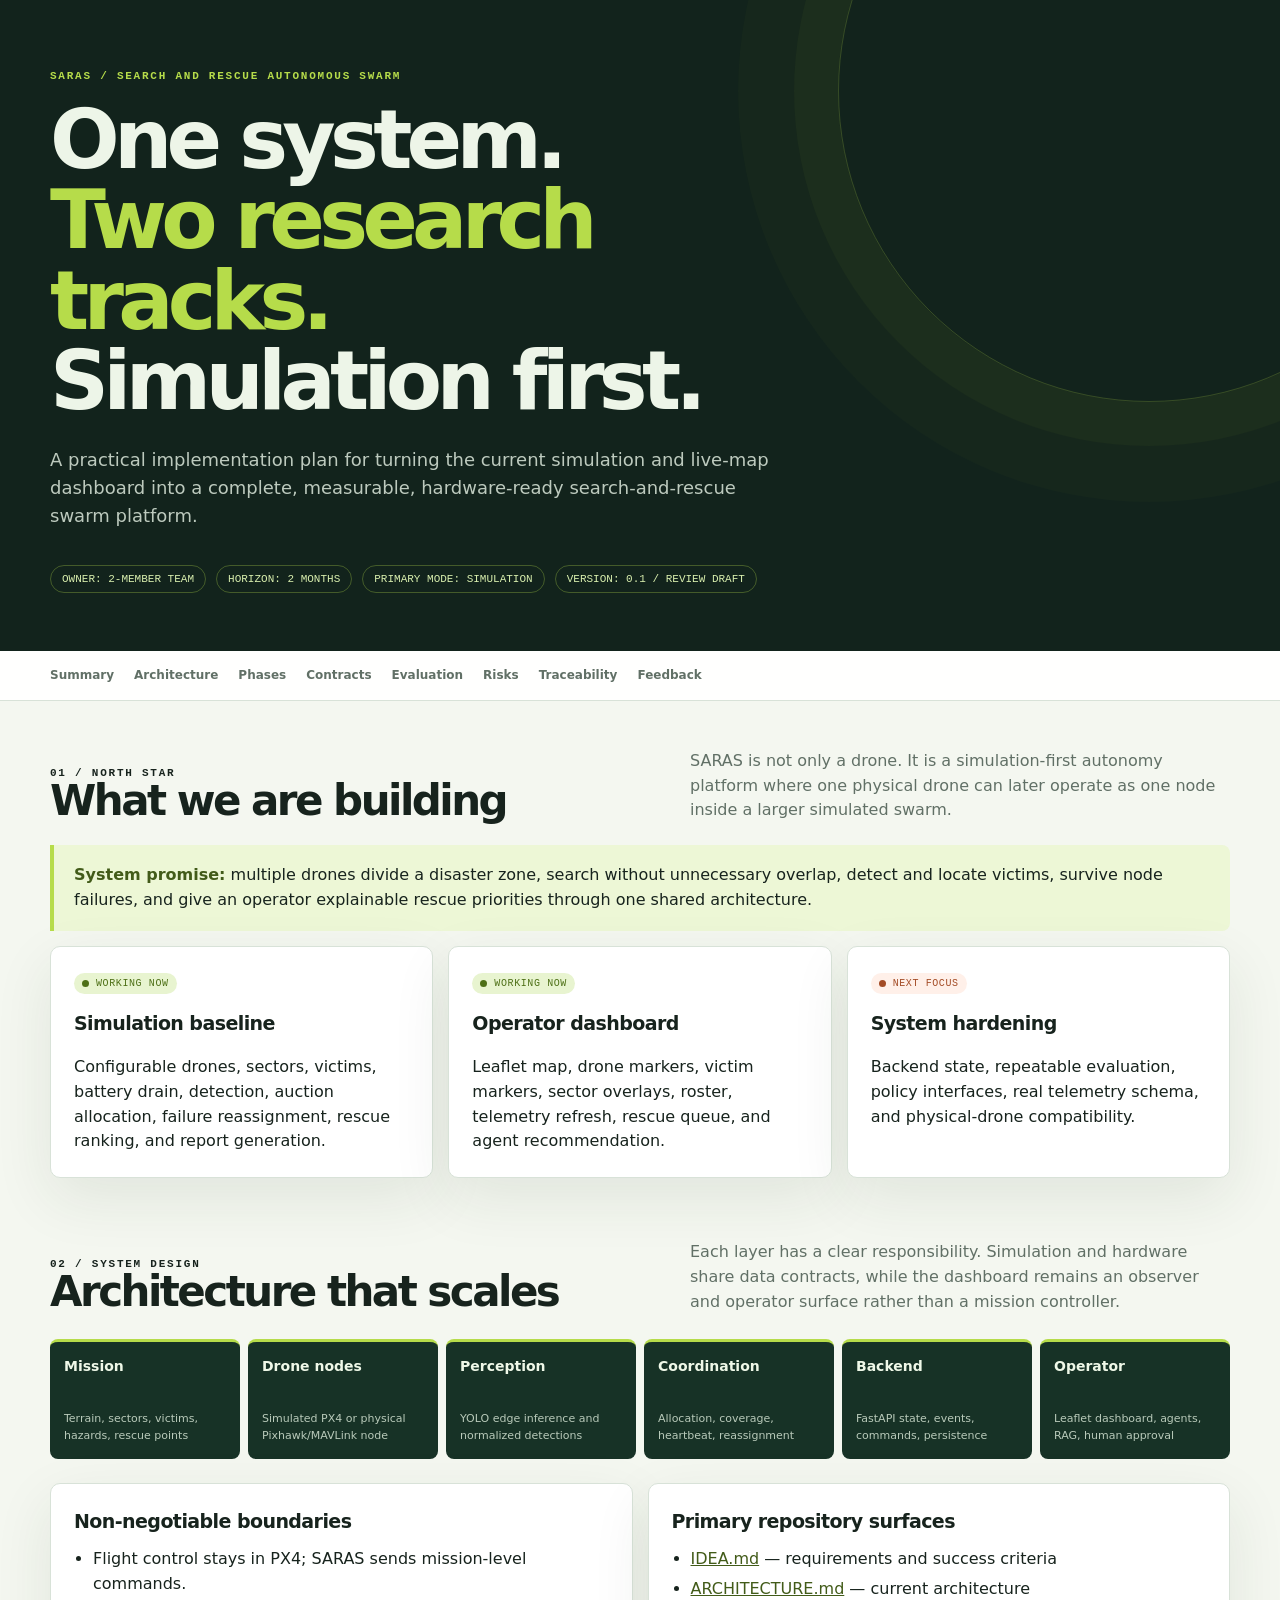
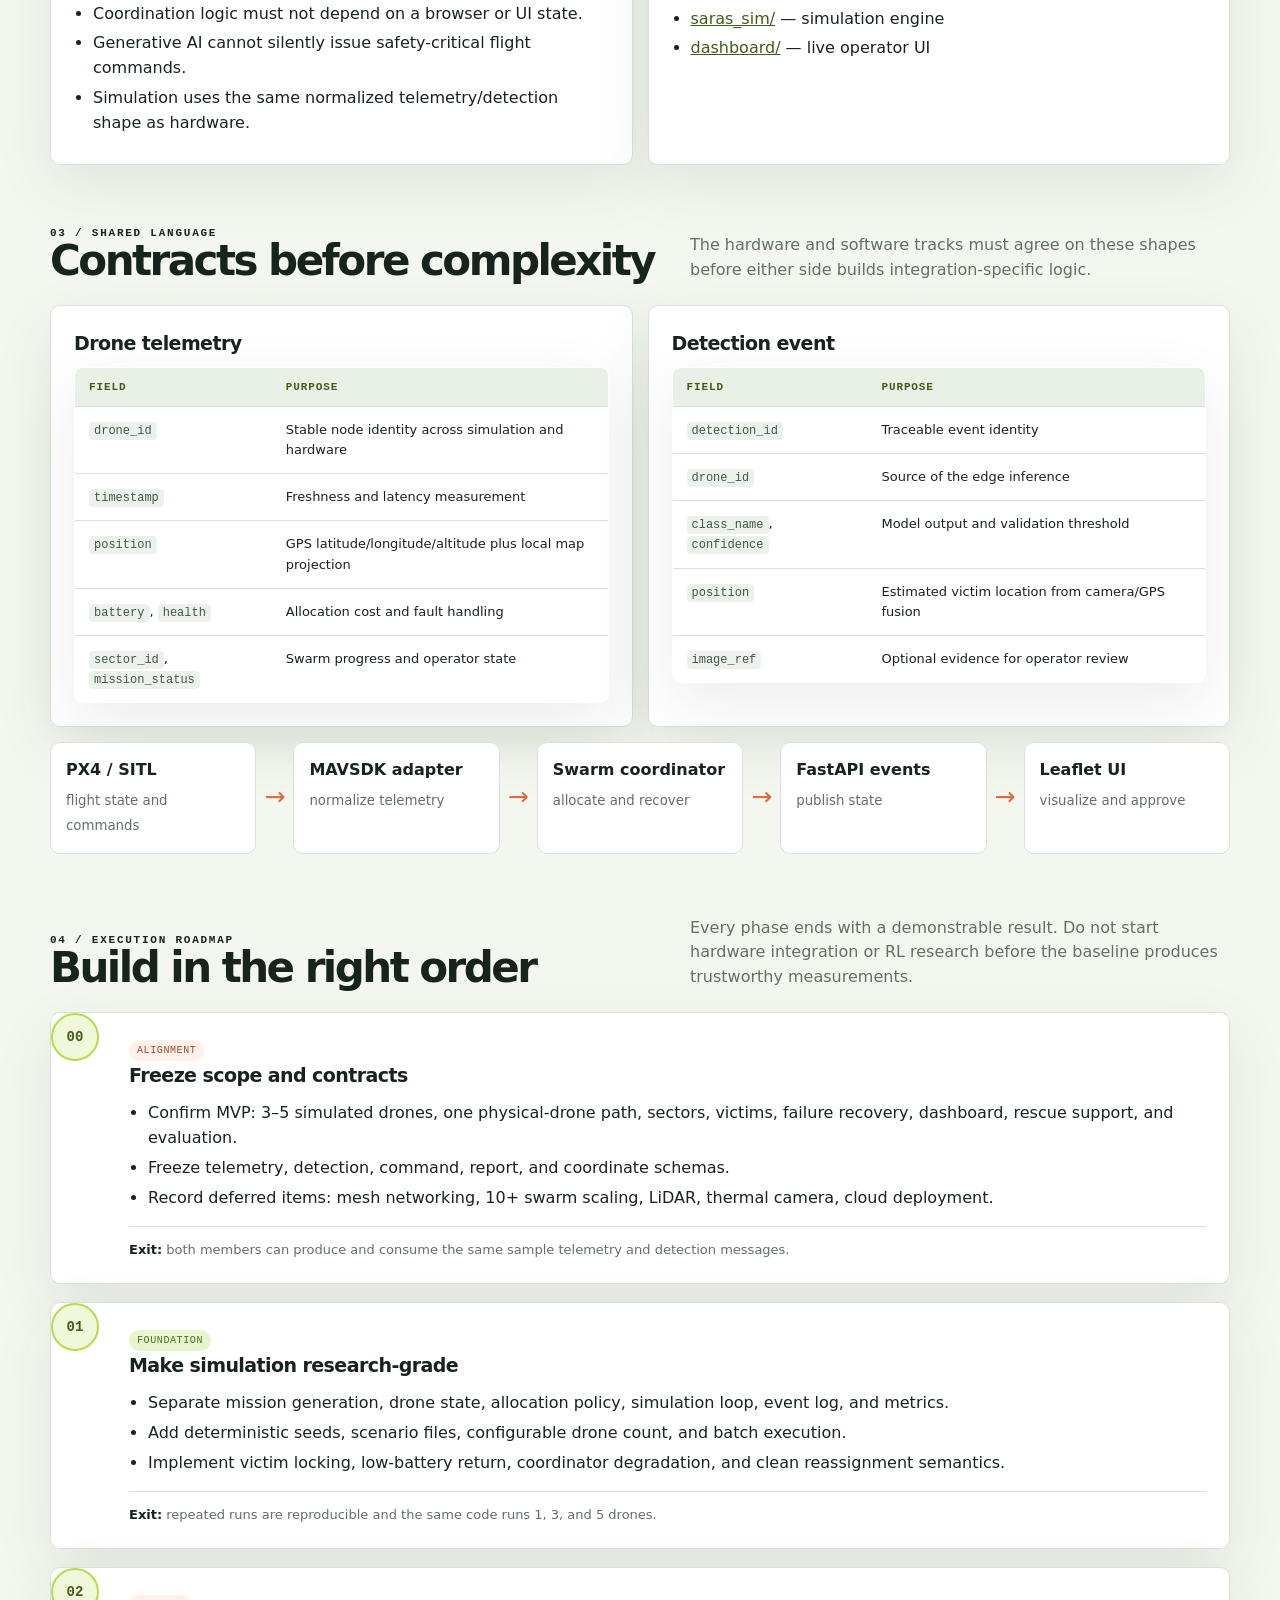
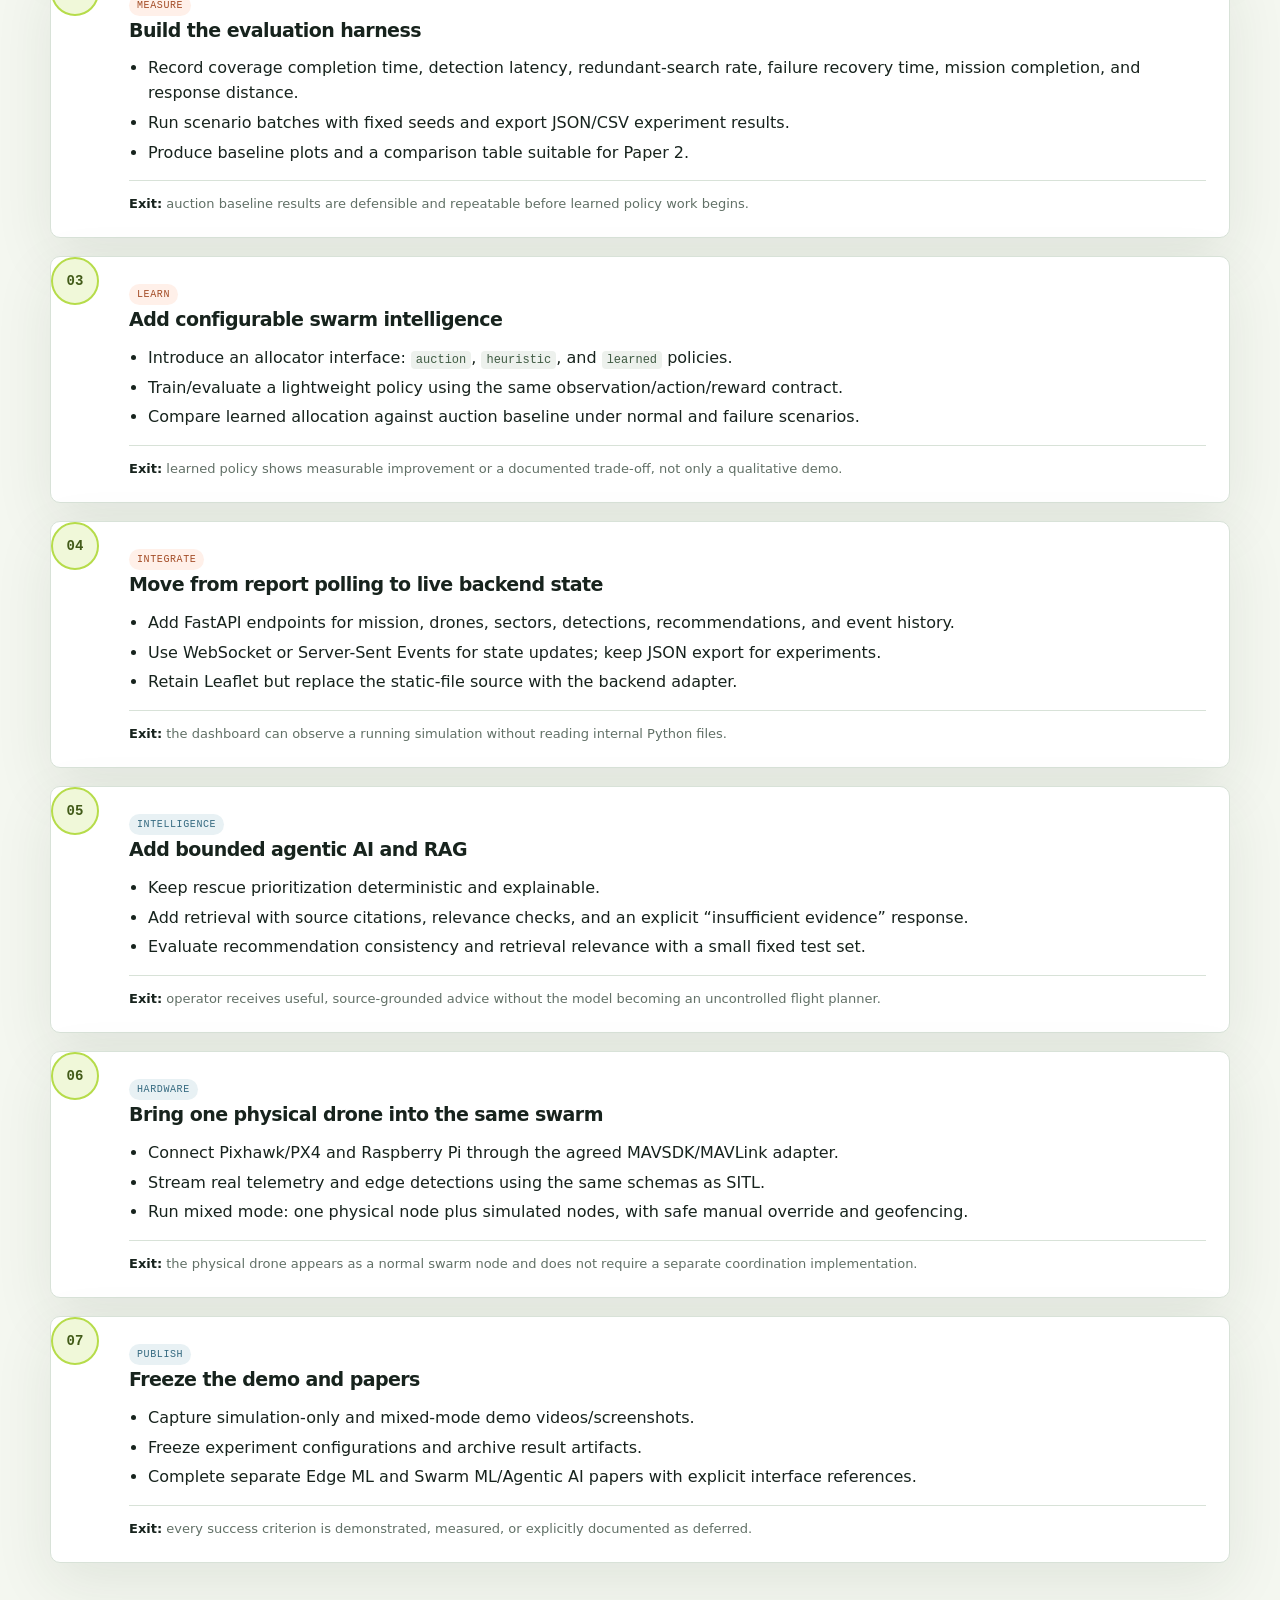
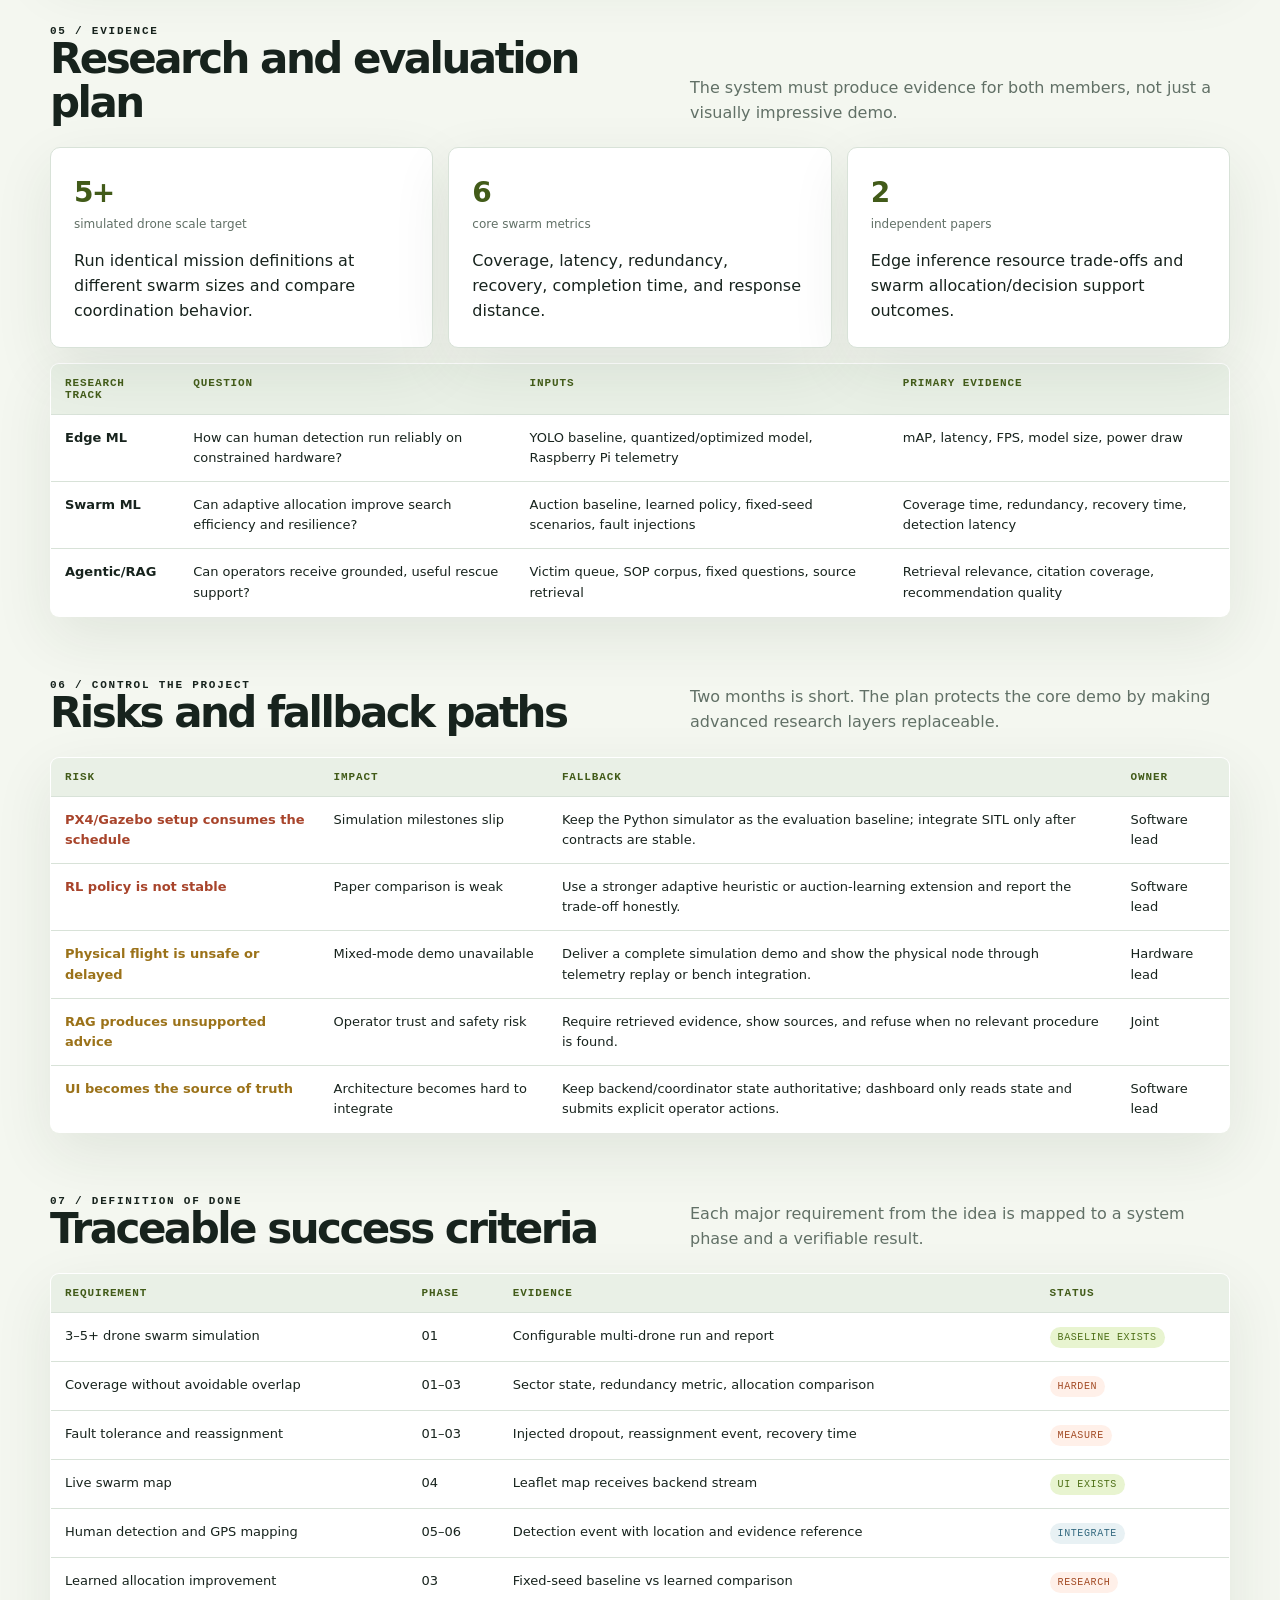
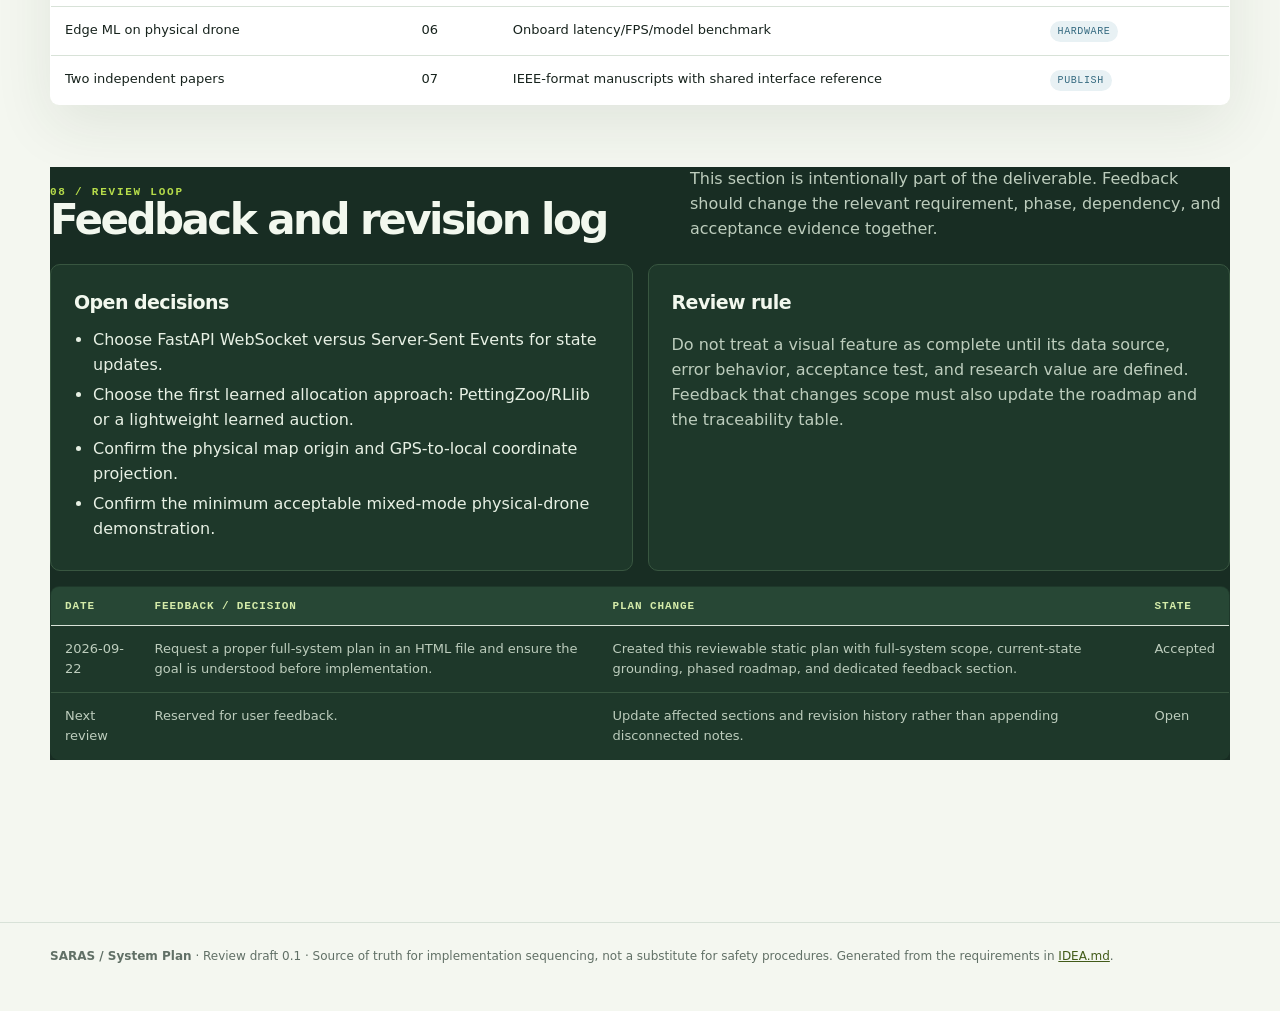
<file: projectcode/docs/SARAS_SYSTEM_PLAN.html>
<!doctype html>
<html lang="en">
<head>
  <meta charset="utf-8">
  <meta name="viewport" content="width=device-width, initial-scale=1">
  <title>SARAS // System Plan</title>
  <style>
    :root {
      --ink: #17231d;
      --muted: #617066;
      --paper: #f4f7f0;
      --card: #ffffff;
      --line: #d8e2d8;
      --lime: #b6dc4a;
      --lime-dark: #425b19;
      --orange: #db6c3a;
      --blue: #3e7790;
      --shadow: 0 20px 60px rgba(31, 59, 35, .09);
      --sans: Inter, ui-sans-serif, system-ui, -apple-system, BlinkMacSystemFont, "Segoe UI", sans-serif;
      --mono: "SFMono-Regular", Consolas, "Liberation Mono", monospace;
    }
    * { box-sizing: border-box; }
    html { scroll-behavior: smooth; }
    body { margin: 0; color: var(--ink); background: var(--paper); font-family: var(--sans); line-height: 1.55; }
    a { color: var(--lime-dark); }
    .wrap { width: min(1180px, calc(100% - 44px)); margin: auto; }
    .hero { background: #12231c; color: #edf5e8; padding: 70px 0 58px; position: relative; overflow: hidden; }
    .hero:after { content: ""; position: absolute; width: 620px; height: 620px; right: -180px; top: -220px; border: 1px solid #b6dc4a39; border-radius: 50%; box-shadow: 0 0 0 44px #b6dc4a09, 0 0 0 100px #b6dc4a05; }
    .kicker, .eyebrow { font: 700 11px var(--mono); letter-spacing: .16em; text-transform: uppercase; }
    .kicker { color: var(--lime); margin-bottom: 18px; }
    h1 { margin: 0; max-width: 760px; font-size: clamp(40px, 7vw, 82px); line-height: .98; letter-spacing: -.07em; }
    h1 span { color: var(--lime); }
    .hero p { max-width: 740px; color: #bdcabe; font-size: 18px; margin: 25px 0 0; }
    .hero-meta { display: flex; flex-wrap: wrap; gap: 10px; margin-top: 35px; }
    .tag { border: 1px solid #b6dc4a4d; color: #d9efae; border-radius: 99px; padding: 7px 11px; font: 11px var(--mono); }
    nav { position: sticky; z-index: 5; top: 0; background: #ffffffed; border-bottom: 1px solid var(--line); backdrop-filter: blur(14px); }
    nav .wrap { display: flex; gap: 20px; overflow-x: auto; }
    nav a { padding: 15px 0; white-space: nowrap; color: var(--muted); text-decoration: none; font-size: 12px; font-weight: 700; }
    nav a:hover { color: var(--lime-dark); }
    main { padding: 48px 0 100px; }
    section { scroll-margin-top: 70px; margin: 0 0 62px; }
    .section-head { display: flex; justify-content: space-between; align-items: end; gap: 20px; margin-bottom: 22px; }
    h2 { font-size: clamp(26px, 4vw, 42px); line-height: 1.05; letter-spacing: -.06em; margin: 0; }
    h3 { margin: 0 0 9px; font-size: 19px; letter-spacing: -.03em; }
    .section-head p { margin: 0; max-width: 540px; color: var(--muted); }
    .grid { display: grid; gap: 15px; }
    .grid-2 { grid-template-columns: repeat(2, minmax(0, 1fr)); }
    .grid-3 { grid-template-columns: repeat(3, minmax(0, 1fr)); }
    .card { background: var(--card); border: 1px solid var(--line); border-radius: 10px; padding: 23px; box-shadow: var(--shadow); }
    .card p:last-child { margin-bottom: 0; }
    .callout { border-left: 4px solid var(--lime); background: #edf7d6; padding: 18px 20px; border-radius: 0 8px 8px 0; }
    .callout strong { color: var(--lime-dark); }
    .status { display: inline-flex; align-items: center; gap: 7px; padding: 5px 8px; border-radius: 99px; font: 10px var(--mono); text-transform: uppercase; letter-spacing: .06em; }
    .status.done { background: #e8f4d0; color: #4e7017; }
    .status.next { background: #fff0e9; color: #a34b25; }
    .status.future { background: #e8f1f4; color: #356a80; }
    .dot { display: inline-block; width: 7px; height: 7px; border-radius: 50%; background: currentColor; }
    .architecture { display: grid; grid-template-columns: repeat(6, 1fr); gap: 8px; margin: 24px 0; }
    .arch-box { min-height: 120px; display: flex; flex-direction: column; justify-content: space-between; background: #173226; color: #eff8e8; border-radius: 8px; padding: 14px; border-top: 3px solid var(--lime); }
    .arch-box b { font-size: 14px; }
    .arch-box span { color: #b9caba; font-size: 11px; }
    .arrow { align-self: center; color: var(--orange); font-size: 25px; }
    .flow { display: flex; align-items: stretch; gap: 8px; }
    .flow .card { flex: 1; padding: 15px; box-shadow: none; }
    .flow strong { display: block; margin-bottom: 5px; }
    .flow small { color: var(--muted); }
    .phase { position: relative; padding-left: 78px; }
    .phase-number { position: absolute; left: 0; top: 0; width: 48px; height: 48px; border: 2px solid var(--lime); border-radius: 50%; display: grid; place-items: center; font: 700 14px var(--mono); color: var(--lime-dark); background: #f0f8d9; }
    .phase + .phase { margin-top: 18px; }
    .phase ul, .card ul { margin: 11px 0 0; padding-left: 19px; }
    .phase li, .card li { margin: 5px 0; }
    .exit { margin-top: 15px; padding-top: 13px; border-top: 1px solid var(--line); color: var(--muted); font-size: 13px; }
    .exit b { color: var(--ink); }
    table { width: 100%; border-collapse: collapse; background: var(--card); border: 1px solid var(--line); border-radius: 9px; overflow: hidden; box-shadow: var(--shadow); }
    th, td { padding: 13px 14px; border-bottom: 1px solid var(--line); text-align: left; vertical-align: top; font-size: 13px; }
    th { background: #e9f0e6; color: var(--lime-dark); font: 700 11px var(--mono); text-transform: uppercase; letter-spacing: .08em; }
    tr:last-child td { border-bottom: 0; }
    code { padding: 2px 5px; border-radius: 4px; background: #edf1ed; color: #3f5b43; font: 12px var(--mono); }
    .metric { font-size: 28px; font-weight: 800; letter-spacing: -.06em; color: var(--lime-dark); }
    .metric-label { color: var(--muted); font-size: 12px; }
    .risk-high { color: #a8442b; font-weight: 700; }
    .risk-med { color: #9b7219; font-weight: 700; }
    .feedback { background: #182d23; color: #e7f0e4; }
    .feedback h2, .feedback h3 { color: #f2f8ee; }
    .feedback p, .feedback td { color: #bdcdbd; }
    .feedback table { background: #1e382a; border-color: #385640; box-shadow: none; }
    .feedback th { background: #274735; color: #d4eba9; }
    .feedback td { border-color: #385640; }
    footer { border-top: 1px solid var(--line); padding: 24px 0 45px; color: var(--muted); font-size: 12px; }
    @media (max-width: 820px) { .grid-2, .grid-3 { grid-template-columns: 1fr; } .architecture { grid-template-columns: repeat(2, 1fr); } .flow { flex-direction: column; } .arrow { transform: rotate(90deg); } .section-head { display: block; } .section-head p { margin-top: 12px; } .phase { padding-left: 62px; } }
    @media (max-width: 520px) { .wrap { width: min(100% - 28px, 1180px); } .hero { padding-top: 45px; } .architecture { grid-template-columns: 1fr; } th, td { padding: 10px; font-size: 12px; } }
  </style>
</head>
<body>
  <header class="hero">
    <div class="wrap">
      <div class="kicker">SARAS / SEARCH AND RESCUE AUTONOMOUS SWARM</div>
      <h1>One system.<br><span>Two research tracks.</span><br>Simulation first.</h1>
      <p>A practical implementation plan for turning the current simulation and live-map dashboard into a complete, measurable, hardware-ready search-and-rescue swarm platform.</p>
      <div class="hero-meta">
        <span class="tag">OWNER: 2-MEMBER TEAM</span>
        <span class="tag">HORIZON: 2 MONTHS</span>
        <span class="tag">PRIMARY MODE: SIMULATION</span>
        <span class="tag">VERSION: 0.1 / REVIEW DRAFT</span>
      </div>
    </div>
  </header>
  <nav><div class="wrap">
    <a href="#summary">Summary</a><a href="#architecture">Architecture</a><a href="#phases">Phases</a><a href="#contracts">Contracts</a><a href="#research">Evaluation</a><a href="#risks">Risks</a><a href="#traceability">Traceability</a><a href="#feedback">Feedback</a>
  </div></nav>
  <main class="wrap">
    <section id="summary">
      <div class="section-head"><div><div class="eyebrow">01 / NORTH STAR</div><h2>What we are building</h2></div><p>SARAS is not only a drone. It is a simulation-first autonomy platform where one physical drone can later operate as one node inside a larger simulated swarm.</p></div>
      <div class="callout"><strong>System promise:</strong> multiple drones divide a disaster zone, search without unnecessary overlap, detect and locate victims, survive node failures, and give an operator explainable rescue priorities through one shared architecture.</div>
      <div class="grid grid-3" style="margin-top:15px">
        <div class="card"><span class="status done"><span class="dot"></span>Working now</span><h3 style="margin-top:15px">Simulation baseline</h3><p>Configurable drones, sectors, victims, battery drain, detection, auction allocation, failure reassignment, rescue ranking, and report generation.</p></div>
        <div class="card"><span class="status done"><span class="dot"></span>Working now</span><h3 style="margin-top:15px">Operator dashboard</h3><p>Leaflet map, drone markers, victim markers, sector overlays, roster, telemetry refresh, rescue queue, and agent recommendation.</p></div>
        <div class="card"><span class="status next"><span class="dot"></span>Next focus</span><h3 style="margin-top:15px">System hardening</h3><p>Backend state, repeatable evaluation, policy interfaces, real telemetry schema, and physical-drone compatibility.</p></div>
      </div>
    </section>

    <section id="architecture">
      <div class="section-head"><div><div class="eyebrow">02 / SYSTEM DESIGN</div><h2>Architecture that scales</h2></div><p>Each layer has a clear responsibility. Simulation and hardware share data contracts, while the dashboard remains an observer and operator surface rather than a mission controller.</p></div>
      <div class="architecture">
        <div class="arch-box"><b>Mission</b><span>Terrain, sectors, victims, hazards, rescue points</span></div>
        <div class="arch-box"><b>Drone nodes</b><span>Simulated PX4 or physical Pixhawk/MAVLink node</span></div>
        <div class="arch-box"><b>Perception</b><span>YOLO edge inference and normalized detections</span></div>
        <div class="arch-box"><b>Coordination</b><span>Allocation, coverage, heartbeat, reassignment</span></div>
        <div class="arch-box"><b>Backend</b><span>FastAPI state, events, commands, persistence</span></div>
        <div class="arch-box"><b>Operator</b><span>Leaflet dashboard, agents, RAG, human approval</span></div>
      </div>
      <div class="grid grid-2">
        <div class="card"><h3>Non-negotiable boundaries</h3><ul><li>Flight control stays in PX4; SARAS sends mission-level commands.</li><li>Coordination logic must not depend on a browser or UI state.</li><li>Generative AI cannot silently issue safety-critical flight commands.</li><li>Simulation uses the same normalized telemetry/detection shape as hardware.</li></ul></div>
        <div class="card"><h3>Primary repository surfaces</h3><ul><li><a href="../IDEA.md">IDEA.md</a> — requirements and success criteria</li><li><a href="../ARCHITECTURE.md">ARCHITECTURE.md</a> — current architecture</li><li><a href="../saras_sim/">saras_sim/</a> — simulation engine</li><li><a href="../dashboard/">dashboard/</a> — live operator UI</li></ul></div>
      </div>
    </section>

    <section id="contracts">
      <div class="section-head"><div><div class="eyebrow">03 / SHARED LANGUAGE</div><h2>Contracts before complexity</h2></div><p>The hardware and software tracks must agree on these shapes before either side builds integration-specific logic.</p></div>
      <div class="grid grid-2">
        <div class="card"><h3>Drone telemetry</h3><table><tr><th>Field</th><th>Purpose</th></tr><tr><td><code>drone_id</code></td><td>Stable node identity across simulation and hardware</td></tr><tr><td><code>timestamp</code></td><td>Freshness and latency measurement</td></tr><tr><td><code>position</code></td><td>GPS latitude/longitude/altitude plus local map projection</td></tr><tr><td><code>battery</code>, <code>health</code></td><td>Allocation cost and fault handling</td></tr><tr><td><code>sector_id</code>, <code>mission_status</code></td><td>Swarm progress and operator state</td></tr></table></div>
        <div class="card"><h3>Detection event</h3><table><tr><th>Field</th><th>Purpose</th></tr><tr><td><code>detection_id</code></td><td>Traceable event identity</td></tr><tr><td><code>drone_id</code></td><td>Source of the edge inference</td></tr><tr><td><code>class_name</code>, <code>confidence</code></td><td>Model output and validation threshold</td></tr><tr><td><code>position</code></td><td>Estimated victim location from camera/GPS fusion</td></tr><tr><td><code>image_ref</code></td><td>Optional evidence for operator review</td></tr></table></div>
      </div>
      <div class="flow" style="margin-top:15px">
        <div class="card"><strong>PX4 / SITL</strong><small>flight state and commands</small></div><div class="arrow">→</div><div class="card"><strong>MAVSDK adapter</strong><small>normalize telemetry</small></div><div class="arrow">→</div><div class="card"><strong>Swarm coordinator</strong><small>allocate and recover</small></div><div class="arrow">→</div><div class="card"><strong>FastAPI events</strong><small>publish state</small></div><div class="arrow">→</div><div class="card"><strong>Leaflet UI</strong><small>visualize and approve</small></div>
      </div>
    </section>

    <section id="phases">
      <div class="section-head"><div><div class="eyebrow">04 / EXECUTION ROADMAP</div><h2>Build in the right order</h2></div><p>Every phase ends with a demonstrable result. Do not start hardware integration or RL research before the baseline produces trustworthy measurements.</p></div>
      <div class="card phase"><div class="phase-number">00</div><span class="status next">Alignment</span><h3>Freeze scope and contracts</h3><ul><li>Confirm MVP: 3–5 simulated drones, one physical-drone path, sectors, victims, failure recovery, dashboard, rescue support, and evaluation.</li><li>Freeze telemetry, detection, command, report, and coordinate schemas.</li><li>Record deferred items: mesh networking, 10+ swarm scaling, LiDAR, thermal camera, cloud deployment.</li></ul><div class="exit"><b>Exit:</b> both members can produce and consume the same sample telemetry and detection messages.</div></div>
      <div class="card phase"><div class="phase-number">01</div><span class="status done">Foundation</span><h3>Make simulation research-grade</h3><ul><li>Separate mission generation, drone state, allocation policy, simulation loop, event log, and metrics.</li><li>Add deterministic seeds, scenario files, configurable drone count, and batch execution.</li><li>Implement victim locking, low-battery return, coordinator degradation, and clean reassignment semantics.</li></ul><div class="exit"><b>Exit:</b> repeated runs are reproducible and the same code runs 1, 3, and 5 drones.</div></div>
      <div class="card phase"><div class="phase-number">02</div><span class="status next">Measure</span><h3>Build the evaluation harness</h3><ul><li>Record coverage completion time, detection latency, redundant-search rate, failure recovery time, mission completion, and response distance.</li><li>Run scenario batches with fixed seeds and export JSON/CSV experiment results.</li><li>Produce baseline plots and a comparison table suitable for Paper 2.</li></ul><div class="exit"><b>Exit:</b> auction baseline results are defensible and repeatable before learned policy work begins.</div></div>
      <div class="card phase"><div class="phase-number">03</div><span class="status next">Learn</span><h3>Add configurable swarm intelligence</h3><ul><li>Introduce an allocator interface: <code>auction</code>, <code>heuristic</code>, and <code>learned</code> policies.</li><li>Train/evaluate a lightweight policy using the same observation/action/reward contract.</li><li>Compare learned allocation against auction baseline under normal and failure scenarios.</li></ul><div class="exit"><b>Exit:</b> learned policy shows measurable improvement or a documented trade-off, not only a qualitative demo.</div></div>
      <div class="card phase"><div class="phase-number">04</div><span class="status next">Integrate</span><h3>Move from report polling to live backend state</h3><ul><li>Add FastAPI endpoints for mission, drones, sectors, detections, recommendations, and event history.</li><li>Use WebSocket or Server-Sent Events for state updates; keep JSON export for experiments.</li><li>Retain Leaflet but replace the static-file source with the backend adapter.</li></ul><div class="exit"><b>Exit:</b> the dashboard can observe a running simulation without reading internal Python files.</div></div>
      <div class="card phase"><div class="phase-number">05</div><span class="status future">Intelligence</span><h3>Add bounded agentic AI and RAG</h3><ul><li>Keep rescue prioritization deterministic and explainable.</li><li>Add retrieval with source citations, relevance checks, and an explicit “insufficient evidence” response.</li><li>Evaluate recommendation consistency and retrieval relevance with a small fixed test set.</li></ul><div class="exit"><b>Exit:</b> operator receives useful, source-grounded advice without the model becoming an uncontrolled flight planner.</div></div>
      <div class="card phase"><div class="phase-number">06</div><span class="status future">Hardware</span><h3>Bring one physical drone into the same swarm</h3><ul><li>Connect Pixhawk/PX4 and Raspberry Pi through the agreed MAVSDK/MAVLink adapter.</li><li>Stream real telemetry and edge detections using the same schemas as SITL.</li><li>Run mixed mode: one physical node plus simulated nodes, with safe manual override and geofencing.</li></ul><div class="exit"><b>Exit:</b> the physical drone appears as a normal swarm node and does not require a separate coordination implementation.</div></div>
      <div class="card phase"><div class="phase-number">07</div><span class="status future">Publish</span><h3>Freeze the demo and papers</h3><ul><li>Capture simulation-only and mixed-mode demo videos/screenshots.</li><li>Freeze experiment configurations and archive result artifacts.</li><li>Complete separate Edge ML and Swarm ML/Agentic AI papers with explicit interface references.</li></ul><div class="exit"><b>Exit:</b> every success criterion is demonstrated, measured, or explicitly documented as deferred.</div></div>
    </section>

    <section id="research">
      <div class="section-head"><div><div class="eyebrow">05 / EVIDENCE</div><h2>Research and evaluation plan</h2></div><p>The system must produce evidence for both members, not just a visually impressive demo.</p></div>
      <div class="grid grid-3">
        <div class="card"><div class="metric">5+</div><div class="metric-label">simulated drone scale target</div><p>Run identical mission definitions at different swarm sizes and compare coordination behavior.</p></div>
        <div class="card"><div class="metric">6</div><div class="metric-label">core swarm metrics</div><p>Coverage, latency, redundancy, recovery, completion time, and response distance.</p></div>
        <div class="card"><div class="metric">2</div><div class="metric-label">independent papers</div><p>Edge inference resource trade-offs and swarm allocation/decision support outcomes.</p></div>
      </div>
      <table style="margin-top:15px"><tr><th>Research track</th><th>Question</th><th>Inputs</th><th>Primary evidence</th></tr><tr><td><b>Edge ML</b></td><td>How can human detection run reliably on constrained hardware?</td><td>YOLO baseline, quantized/optimized model, Raspberry Pi telemetry</td><td>mAP, latency, FPS, model size, power draw</td></tr><tr><td><b>Swarm ML</b></td><td>Can adaptive allocation improve search efficiency and resilience?</td><td>Auction baseline, learned policy, fixed-seed scenarios, fault injections</td><td>Coverage time, redundancy, recovery time, detection latency</td></tr><tr><td><b>Agentic/RAG</b></td><td>Can operators receive grounded, useful rescue support?</td><td>Victim queue, SOP corpus, fixed questions, source retrieval</td><td>Retrieval relevance, citation coverage, recommendation quality</td></tr></table>
    </section>

    <section id="risks">
      <div class="section-head"><div><div class="eyebrow">06 / CONTROL THE PROJECT</div><h2>Risks and fallback paths</h2></div><p>Two months is short. The plan protects the core demo by making advanced research layers replaceable.</p></div>
      <table><tr><th>Risk</th><th>Impact</th><th>Fallback</th><th>Owner</th></tr><tr><td class="risk-high">PX4/Gazebo setup consumes the schedule</td><td>Simulation milestones slip</td><td>Keep the Python simulator as the evaluation baseline; integrate SITL only after contracts are stable.</td><td>Software lead</td></tr><tr><td class="risk-high">RL policy is not stable</td><td>Paper comparison is weak</td><td>Use a stronger adaptive heuristic or auction-learning extension and report the trade-off honestly.</td><td>Software lead</td></tr><tr><td class="risk-med">Physical flight is unsafe or delayed</td><td>Mixed-mode demo unavailable</td><td>Deliver a complete simulation demo and show the physical node through telemetry replay or bench integration.</td><td>Hardware lead</td></tr><tr><td class="risk-med">RAG produces unsupported advice</td><td>Operator trust and safety risk</td><td>Require retrieved evidence, show sources, and refuse when no relevant procedure is found.</td><td>Joint</td></tr><tr><td class="risk-med">UI becomes the source of truth</td><td>Architecture becomes hard to integrate</td><td>Keep backend/coordinator state authoritative; dashboard only reads state and submits explicit operator actions.</td><td>Software lead</td></tr></table>
    </section>

    <section id="traceability">
      <div class="section-head"><div><div class="eyebrow">07 / DEFINITION OF DONE</div><h2>Traceable success criteria</h2></div><p>Each major requirement from the idea is mapped to a system phase and a verifiable result.</p></div>
      <table><tr><th>Requirement</th><th>Phase</th><th>Evidence</th><th>Status</th></tr><tr><td>3–5+ drone swarm simulation</td><td>01</td><td>Configurable multi-drone run and report</td><td><span class="status done">Baseline exists</span></td></tr><tr><td>Coverage without avoidable overlap</td><td>01–03</td><td>Sector state, redundancy metric, allocation comparison</td><td><span class="status next">Harden</span></td></tr><tr><td>Fault tolerance and reassignment</td><td>01–03</td><td>Injected dropout, reassignment event, recovery time</td><td><span class="status next">Measure</span></td></tr><tr><td>Live swarm map</td><td>04</td><td>Leaflet map receives backend stream</td><td><span class="status done">UI exists</span></td></tr><tr><td>Human detection and GPS mapping</td><td>05–06</td><td>Detection event with location and evidence reference</td><td><span class="status future">Integrate</span></td></tr><tr><td>Learned allocation improvement</td><td>03</td><td>Fixed-seed baseline vs learned comparison</td><td><span class="status next">Research</span></td></tr><tr><td>Edge ML on physical drone</td><td>06</td><td>Onboard latency/FPS/model benchmark</td><td><span class="status future">Hardware</span></td></tr><tr><td>Two independent papers</td><td>07</td><td>IEEE-format manuscripts with shared interface reference</td><td><span class="status future">Publish</span></td></tr></table>
    </section>

    <section id="feedback" class="feedback">
      <div class="section-head"><div><div class="eyebrow" style="color:#b6dc4a">08 / REVIEW LOOP</div><h2>Feedback and revision log</h2></div><p>This section is intentionally part of the deliverable. Feedback should change the relevant requirement, phase, dependency, and acceptance evidence together.</p></div>
      <div class="grid grid-2">
        <div class="card" style="background:#1e382a;border-color:#385640;box-shadow:none"><h3>Open decisions</h3><ul><li>Choose FastAPI WebSocket versus Server-Sent Events for state updates.</li><li>Choose the first learned allocation approach: PettingZoo/RLlib or a lightweight learned auction.</li><li>Confirm the physical map origin and GPS-to-local coordinate projection.</li><li>Confirm the minimum acceptable mixed-mode physical-drone demonstration.</li></ul></div>
        <div class="card" style="background:#1e382a;border-color:#385640;box-shadow:none"><h3>Review rule</h3><p>Do not treat a visual feature as complete until its data source, error behavior, acceptance test, and research value are defined. Feedback that changes scope must also update the roadmap and the traceability table.</p></div>
      </div>
      <table style="margin-top:15px"><tr><th>Date</th><th>Feedback / decision</th><th>Plan change</th><th>State</th></tr><tr><td>2026-09-22</td><td>Request a proper full-system plan in an HTML file and ensure the goal is understood before implementation.</td><td>Created this reviewable static plan with full-system scope, current-state grounding, phased roadmap, and dedicated feedback section.</td><td>Accepted</td></tr><tr><td>Next review</td><td>Reserved for user feedback.</td><td>Update affected sections and revision history rather than appending disconnected notes.</td><td>Open</td></tr></table>
    </section>
  </main>
  <footer><div class="wrap"><b>SARAS / System Plan</b> · Review draft 0.1 · Source of truth for implementation sequencing, not a substitute for safety procedures. Generated from the requirements in <a href="../IDEA.md">IDEA.md</a>.</div></footer>
</body>
</html>
</file>
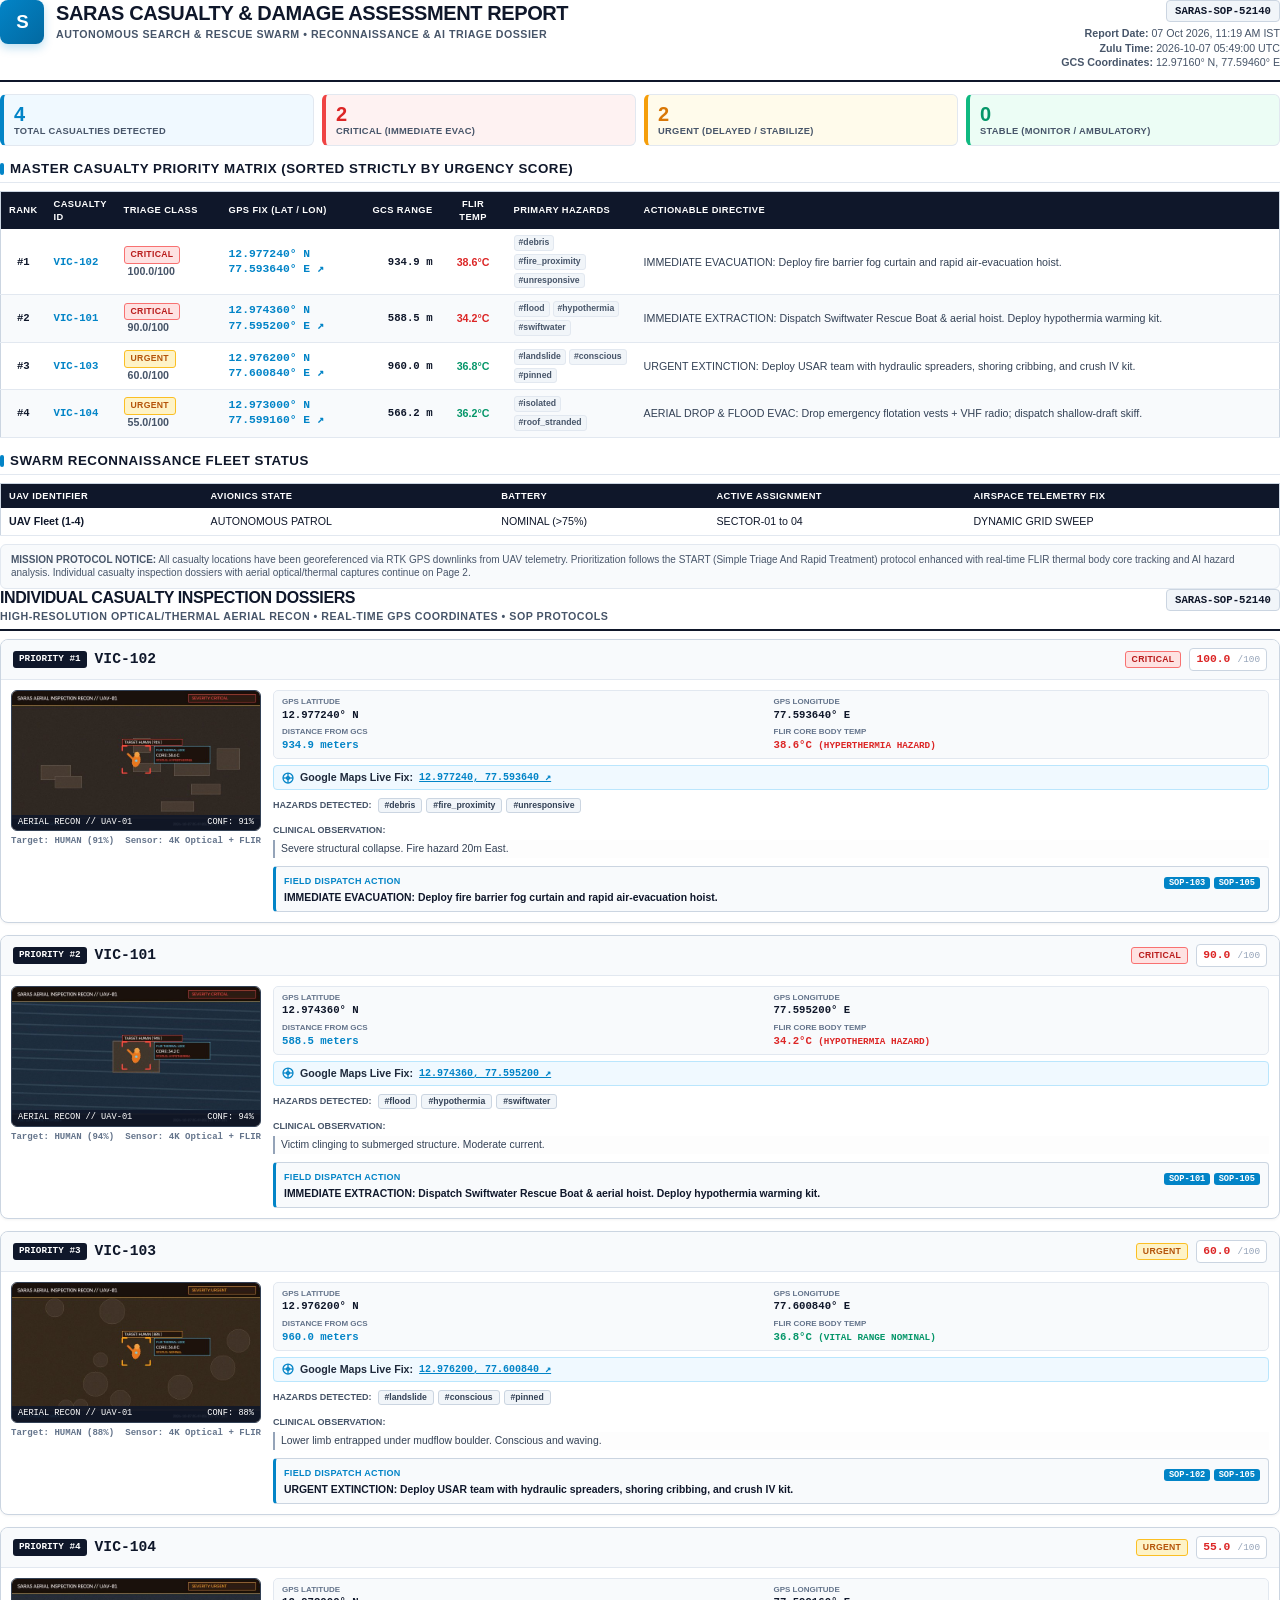
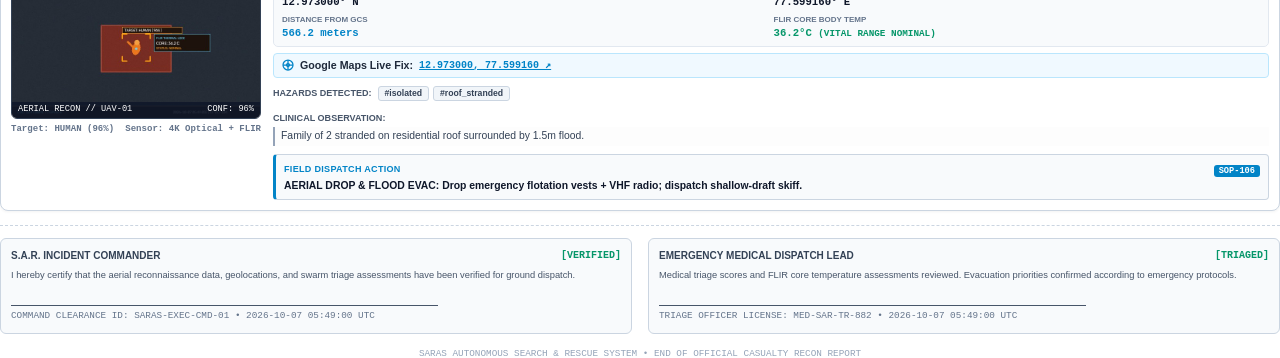
<file: saras_swarm_system/reports/SARAS_Casualty_Triage_Report.html>
<!DOCTYPE html>
<html lang="en">
<head>
    <meta charset="UTF-8">
    <title>SARAS Tactical Casualty Triage Report — SARAS-SOP-52140</title>
    <style>
        @page {
            size: A4 portrait;
            margin: 12mm 14mm 14mm 14mm;
            @bottom-right {
                content: "Page " counter(page) " of " counter(pages);
                font-family: -apple-system, BlinkMacSystemFont, "Segoe UI", Roboto, sans-serif;
                font-size: 8pt;
                color: #64748b;
            }
        }

        * {
            box-sizing: border-box;
            margin: 0;
            padding: 0;
            -webkit-print-color-adjust: exact !important;
            print-color-adjust: exact !important;
        }

        body {
            font-family: -apple-system, BlinkMacSystemFont, "Segoe UI", Roboto, Helvetica, Arial, sans-serif;
            font-size: 9pt;
            color: #0f172a;
            background: #ffffff;
            line-height: 1.35;
        }

        .mono {
            font-family: ui-monospace, SFMono-Regular, Menlo, Monaco, Consolas, "Liberation Mono", "Courier New", monospace;
        }

        /* Page Layout & Container */
        .report-page {
            page-break-after: always;
        }
        .report-page:last-child {
            page-break-after: auto;
        }

        /* Document Header */
        .header-container {
            border-bottom: 2px solid #0f172a;
            padding-bottom: 10px;
            margin-bottom: 12px;
            display: flex;
            justify-content: space-between;
            align-items: flex-start;
        }

        .header-brand {
            display: flex;
            align-items: center;
            gap: 12px;
        }

        .brand-crest {
            width: 44px;
            height: 44px;
            background: linear-gradient(135deg, #0284c7 0%, #0369a1 100%);
            border-radius: 8px;
            display: flex;
            align-items: center;
            justify-content: center;
            color: #ffffff;
            font-weight: 900;
            font-size: 14pt;
            letter-spacing: -1px;
            box-shadow: 0 4px 10px rgba(2, 132, 199, 0.25);
        }

        .title-block h1 {
            font-size: 15pt;
            font-weight: 800;
            letter-spacing: -0.4px;
            color: #0f172a;
            line-height: 1.15;
        }

        .title-block p {
            font-size: 8pt;
            font-weight: 600;
            color: #475569;
            text-transform: uppercase;
            letter-spacing: 0.5px;
            margin-top: 2px;
        }

        .header-meta {
            text-align: right;
            font-size: 8pt;
            color: #475569;
        }

        .meta-pill {
            display: inline-block;
            background: #f1f5f9;
            border: 1px solid #cbd5e1;
            padding: 3px 8px;
            border-radius: 4px;
            font-weight: 700;
            font-family: monospace;
            color: #0f172a;
            margin-bottom: 4px;
        }

        /* Executive Metrics Grid */
        .metrics-grid {
            display: grid;
            grid-template-columns: repeat(4, 1fr);
            gap: 8px;
            margin-bottom: 14px;
        }

        .metric-card {
            background: #f8fafc;
            border: 1px solid #e2e8f0;
            border-radius: 6px;
            padding: 8px 10px;
            border-left: 4px solid #94a3b8;
        }
        .metric-card.crit { border-left-color: #ef4444; background: #fef2f2; }
        .metric-card.urg { border-left-color: #f59e0b; background: #fffbeb; }
        .metric-card.stab { border-left-color: #10b981; background: #ecfdf5; }
        .metric-card.blue { border-left-color: #0284c7; background: #f0f9ff; }

        .m-num {
            font-size: 15pt;
            font-weight: 800;
            line-height: 1.1;
        }
        .metric-card.crit .m-num { color: #dc2626; }
        .metric-card.urg .m-num { color: #d97706; }
        .metric-card.stab .m-num { color: #059669; }
        .metric-card.blue .m-num { color: #0284c7; }

        .m-label {
            font-size: 7pt;
            font-weight: 700;
            color: #475569;
            text-transform: uppercase;
            letter-spacing: 0.3px;
        }

        /* Section Headings */
        .section-heading {
            font-size: 10pt;
            font-weight: 800;
            color: #0f172a;
            text-transform: uppercase;
            letter-spacing: 0.5px;
            margin-top: 14px;
            margin-bottom: 8px;
            display: flex;
            align-items: center;
            gap: 6px;
            border-bottom: 1px solid #e2e8f0;
            padding-bottom: 4px;
        }
        .section-bar {
            width: 4px;
            height: 12px;
            background: #0284c7;
            border-radius: 2px;
        }

        /* Data Tables */
        .triage-table {
            width: 100%;
            border-collapse: collapse;
            font-size: 8pt;
            margin-bottom: 14px;
            border: 1px solid #cbd5e1;
        }

        .triage-table th {
            background: #0f172a;
            color: #ffffff;
            font-weight: 700;
            text-transform: uppercase;
            letter-spacing: 0.4px;
            font-size: 7pt;
            padding: 6px 8px;
            text-align: left;
        }

        .triage-table td {
            padding: 6px 8px;
            border-bottom: 1px solid #e2e8f0;
            vertical-align: middle;
        }

        .triage-table tr:nth-child(even) {
            background: #f8fafc;
        }

        /* Severity Badges */
        .badge {
            display: inline-block;
            font-size: 6.5pt;
            font-weight: 800;
            text-transform: uppercase;
            padding: 2px 6px;
            border-radius: 3px;
            letter-spacing: 0.3px;
        }
        .badge.cat-crit { background: #fee2e2; color: #b91c1c; border: 1px solid #f87171; }
        .badge.cat-urg { background: #fef3c7; color: #b45309; border: 1px solid #fbbf24; }
        .badge.cat-stab { background: #d1fae5; color: #047857; border: 1px solid #34d399; }

        .mini-tag {
            font-size: 6.5pt;
            font-weight: 700;
            background: #f1f5f9;
            color: #475569;
            padding: 1px 4px;
            border-radius: 3px;
            border: 1px solid #e2e8f0;
        }

        /* Casualty Dossier Card Styles */
        .casualty-dossier-card {
            border: 1px solid #cbd5e1;
            border-radius: 8px;
            margin-bottom: 12px;
            background: #ffffff;
            box-shadow: 0 1px 3px rgba(0,0,0,0.05);
            page-break-inside: avoid;
            overflow: hidden;
        }

        .dossier-header {
            background: #f8fafc;
            border-bottom: 1px solid #e2e8f0;
            padding: 8px 12px;
            display: flex;
            align-items: center;
            justify-content: space-between;
        }

        .dossier-id-box {
            display: flex;
            align-items: center;
            gap: 8px;
        }

        .dossier-rank-pill {
            background: #0f172a;
            color: #ffffff;
            font-size: 7pt;
            font-weight: 800;
            padding: 2px 6px;
            border-radius: 3px;
            font-family: monospace;
        }

        .dossier-id {
            font-size: 11pt;
            font-weight: 800;
            font-family: monospace;
            color: #0f172a;
        }

        .urgency-meter-box {
            background: #ffffff;
            border: 1px solid #cbd5e1;
            padding: 2px 6px;
            border-radius: 4px;
            font-family: monospace;
        }
        .urgency-meter-num { font-weight: 800; font-size: 8.5pt; color: #dc2626; }
        .urgency-meter-denom { font-size: 7pt; color: #94a3b8; }

        .dossier-body {
            display: flex;
            padding: 10px;
            gap: 12px;
        }

        .dossier-snapshot-col {
            flex: 0 0 250px;
            display: flex;
            flex-direction: column;
        }

        .recon-snapshot-frame {
            border-radius: 6px;
            overflow: hidden;
            border: 1px solid #334155;
            background: #0f172a;
            position: relative;
        }

        .recon-img {
            width: 100%;
            height: auto;
            display: block;
        }

        .recon-watermark {
            position: absolute;
            bottom: 0;
            left: 0;
            right: 0;
            background: rgba(15, 23, 42, 0.88);
            color: #ffffff;
            font-size: 6.5pt;
            font-family: monospace;
            padding: 2px 6px;
            display: flex;
            justify-content: space-between;
        }

        .recon-snapshot-placeholder {
            width: 250px;
            height: 140px;
            background: #f1f5f9;
            border: 1px dashed #cbd5e1;
            border-radius: 6px;
            display: flex;
            align-items: center;
            justify-content: center;
            text-align: center;
            padding: 10px;
        }

        .telemetry-caption {
            display: flex;
            justify-content: space-between;
            font-size: 6.8pt;
            font-family: monospace;
            color: #64748b;
            margin-top: 4px;
            font-weight: 600;
        }

        .dossier-info-col {
            flex: 1;
            display: flex;
            flex-direction: column;
            gap: 6px;
        }

        .info-grid {
            display: grid;
            grid-template-columns: repeat(2, 1fr);
            gap: 5px;
            background: #f8fafc;
            border: 1px solid #e2e8f0;
            border-radius: 5px;
            padding: 6px 8px;
        }

        .info-cell {
            display: flex;
            flex-direction: column;
        }

        .cell-label {
            font-size: 6pt;
            font-weight: 700;
            color: #64748b;
            text-transform: uppercase;
        }

        .cell-val {
            font-size: 8pt;
            font-weight: 700;
            color: #0f172a;
        }

        .temp-crit { color: #dc2626 !important; }
        .temp-norm { color: #059669 !important; }

        .gps-link-banner {
            display: flex;
            align-items: center;
            gap: 6px;
            background: #f0f9ff;
            border: 1px solid #bae6fd;
            padding: 4px 8px;
            border-radius: 4px;
        }

        .maps-live-link {
            font-family: monospace;
            font-size: 7.5pt;
            font-weight: 700;
            color: #0284c7;
            text-decoration: underline;
        }

        .section-row {
            display: flex;
            align-items: center;
            gap: 6px;
            margin-top: 2px;
        }

        .subhead {
            font-size: 6.8pt;
            font-weight: 800;
            color: #475569;
            text-transform: uppercase;
        }

        .tags-container {
            display: flex;
            flex-wrap: wrap;
            gap: 4px;
        }

        .dossier-tag {
            font-size: 6.5pt;
            font-weight: 700;
            background: #f1f5f9;
            border: 1px solid #cbd5e1;
            color: #334155;
            padding: 1px 6px;
            border-radius: 3px;
        }

        .section-block {
            margin-top: 2px;
        }

        .obs-text {
            font-size: 7.8pt;
            color: #334155;
            background: #fdfdfd;
            border-left: 2px solid #94a3b8;
            padding: 2px 6px;
            margin-top: 2px;
        }

        .action-box {
            background: #f8fafc;
            border: 1px solid #cbd5e1;
            border-left: 3px solid #0284c7;
            padding: 6px 8px;
            border-radius: 4px;
            margin-top: 2px;
        }

        .action-title-row {
            display: flex;
            align-items: center;
            justify-content: space-between;
            margin-bottom: 2px;
        }

        .action-label {
            font-size: 6.8pt;
            font-weight: 800;
            color: #0284c7;
            text-transform: uppercase;
            letter-spacing: 0.3px;
        }

        .sop-pill {
            font-size: 6.5pt;
            font-family: monospace;
            font-weight: 700;
            background: #0284c7;
            color: #ffffff;
            padding: 1px 5px;
            border-radius: 3px;
        }

        .action-body {
            font-size: 7.8pt;
            font-weight: 600;
            color: #0f172a;
        }

        /* Clearance & Sign-off Block */
        .clearance-grid {
            display: grid;
            grid-template-columns: repeat(2, 1fr);
            gap: 16px;
            margin-top: 14px;
            padding-top: 12px;
            border-top: 1px dashed #cbd5e1;
            page-break-inside: avoid;
        }

        .clearance-card {
            border: 1px solid #cbd5e1;
            border-radius: 6px;
            padding: 10px;
            background: #f8fafc;
        }

        .clearance-title {
            font-size: 7.5pt;
            font-weight: 800;
            text-transform: uppercase;
            color: #334155;
            margin-bottom: 6px;
            display: flex;
            justify-content: space-between;
        }

        .signature-line {
            margin-top: 24px;
            border-bottom: 1px solid #475569;
            width: 70%;
        }

        .sig-meta {
            font-size: 7pt;
            color: #64748b;
            margin-top: 4px;
            font-family: monospace;
        }

        .footer-banner {
            margin-top: 14px;
            text-align: center;
            font-size: 7pt;
            color: #94a3b8;
            font-family: monospace;
        }
    </style>
</head>
<body>

    <!-- ================= PAGE 1: EXECUTIVE TRIAGE OVERVIEW ================= -->
    <div class="report-page">
        <!-- Header -->
        <header class="header-container">
            <div class="header-brand">
                <div class="brand-crest">S</div>
                <div class="title-block">
                    <h1>SARAS CASUALTY & DAMAGE ASSESSMENT REPORT</h1>
                    <p>Autonomous Search & Rescue Swarm • Reconnaissance & AI Triage Dossier</p>
                </div>
            </div>
            <div class="header-meta">
                <div class="meta-pill">SARAS-SOP-52140</div><br>
                <span><strong>Report Date:</strong> 07 Oct 2026, 11:19 AM IST</span><br>
                <span><strong>Zulu Time:</strong> 2026-10-07 05:49:00 UTC</span><br>
                <span><strong>GCS Coordinates:</strong> 12.97160° N, 77.59460° E</span>
            </div>
        </header>

        <!-- Executive Metrics -->
        <div class="metrics-grid">
            <div class="metric-card blue">
                <div class="m-num">4</div>
                <div class="m-label">TOTAL CASUALTIES DETECTED</div>
            </div>
            <div class="metric-card crit">
                <div class="m-num">2</div>
                <div class="m-label">CRITICAL (IMMEDIATE EVAC)</div>
            </div>
            <div class="metric-card urg">
                <div class="m-num">2</div>
                <div class="m-label">URGENT (DELAYED / STABILIZE)</div>
            </div>
            <div class="metric-card stab">
                <div class="m-num">0</div>
                <div class="m-label">STABLE (MONITOR / AMBULATORY)</div>
            </div>
        </div>

        <!-- Master Triage Priority Matrix -->
        <div class="section-heading">
            <div class="section-bar"></div>
            <span>MASTER CASUALTY PRIORITY MATRIX (SORTED STRICTLY BY URGENCY SCORE)</span>
        </div>
        <table class="triage-table">
            <thead>
                <tr>
                    <th style="width: 35px; text-align: center;">RANK</th>
                    <th style="width: 70px;">CASUALTY ID</th>
                    <th style="width: 105px;">TRIAGE CLASS</th>
                    <th style="width: 140px;">GPS FIX (LAT / LON)</th>
                    <th style="width: 80px; text-align: right;">GCS RANGE</th>
                    <th style="width: 65px; text-align: center;">FLIR TEMP</th>
                    <th style="width: 130px;">PRIMARY HAZARDS</th>
                    <th>ACTIONABLE DIRECTIVE</th>
                </tr>
            </thead>
            <tbody>
                
            <tr>
                <td style="text-align: center; font-weight: 800; font-family: monospace;">#1</td>
                <td style="font-weight: 800; font-family: monospace; color: #0284c7;">VIC-102</td>
                <td>
                    <span class="badge cat-crit">CRITICAL</span>
                    <span style="font-size: 8pt; font-weight: 700; color: #475569; margin-left: 4px;">100.0/100</span>
                </td>
                <td style="font-family: monospace; font-size: 8.5pt;">
                    <a href="https://www.google.com/maps?q=12.977240,77.593640" target="_blank" style="color: #0284c7; text-decoration: none; font-weight: 600;">
                        12.977240° N<br>77.593640° E ↗
                    </a>
                </td>
                <td style="text-align: right; font-family: monospace; font-weight: 700;">934.9 m</td>
                <td style="text-align: center; font-weight: 700; color: #dc2626;">
                    38.6°C
                </td>
                <td><div style="display: flex; gap: 3px; flex-wrap: wrap;"><span class="mini-tag">#debris</span> <span class="mini-tag">#fire_proximity</span> <span class="mini-tag">#unresponsive</span></div></td>
                <td style="font-size: 8pt; color: #334155; max-width: 170px;">IMMEDIATE EVACUATION: Deploy fire barrier fog curtain and rapid air-evacuation hoist.</td>
            </tr>
        
            <tr>
                <td style="text-align: center; font-weight: 800; font-family: monospace;">#2</td>
                <td style="font-weight: 800; font-family: monospace; color: #0284c7;">VIC-101</td>
                <td>
                    <span class="badge cat-crit">CRITICAL</span>
                    <span style="font-size: 8pt; font-weight: 700; color: #475569; margin-left: 4px;">90.0/100</span>
                </td>
                <td style="font-family: monospace; font-size: 8.5pt;">
                    <a href="https://www.google.com/maps?q=12.974360,77.595200" target="_blank" style="color: #0284c7; text-decoration: none; font-weight: 600;">
                        12.974360° N<br>77.595200° E ↗
                    </a>
                </td>
                <td style="text-align: right; font-family: monospace; font-weight: 700;">588.5 m</td>
                <td style="text-align: center; font-weight: 700; color: #dc2626;">
                    34.2°C
                </td>
                <td><div style="display: flex; gap: 3px; flex-wrap: wrap;"><span class="mini-tag">#flood</span> <span class="mini-tag">#hypothermia</span> <span class="mini-tag">#swiftwater</span></div></td>
                <td style="font-size: 8pt; color: #334155; max-width: 170px;">IMMEDIATE EXTRACTION: Dispatch Swiftwater Rescue Boat & aerial hoist. Deploy hypothermia warming kit.</td>
            </tr>
        
            <tr>
                <td style="text-align: center; font-weight: 800; font-family: monospace;">#3</td>
                <td style="font-weight: 800; font-family: monospace; color: #0284c7;">VIC-103</td>
                <td>
                    <span class="badge cat-urg">URGENT</span>
                    <span style="font-size: 8pt; font-weight: 700; color: #475569; margin-left: 4px;">60.0/100</span>
                </td>
                <td style="font-family: monospace; font-size: 8.5pt;">
                    <a href="https://www.google.com/maps?q=12.976200,77.600840" target="_blank" style="color: #0284c7; text-decoration: none; font-weight: 600;">
                        12.976200° N<br>77.600840° E ↗
                    </a>
                </td>
                <td style="text-align: right; font-family: monospace; font-weight: 700;">960.0 m</td>
                <td style="text-align: center; font-weight: 700; color: #059669;">
                    36.8°C
                </td>
                <td><div style="display: flex; gap: 3px; flex-wrap: wrap;"><span class="mini-tag">#landslide</span> <span class="mini-tag">#conscious</span> <span class="mini-tag">#pinned</span></div></td>
                <td style="font-size: 8pt; color: #334155; max-width: 170px;">URGENT EXTINCTION: Deploy USAR team with hydraulic spreaders, shoring cribbing, and crush IV kit.</td>
            </tr>
        
            <tr>
                <td style="text-align: center; font-weight: 800; font-family: monospace;">#4</td>
                <td style="font-weight: 800; font-family: monospace; color: #0284c7;">VIC-104</td>
                <td>
                    <span class="badge cat-urg">URGENT</span>
                    <span style="font-size: 8pt; font-weight: 700; color: #475569; margin-left: 4px;">55.0/100</span>
                </td>
                <td style="font-family: monospace; font-size: 8.5pt;">
                    <a href="https://www.google.com/maps?q=12.973000,77.599160" target="_blank" style="color: #0284c7; text-decoration: none; font-weight: 600;">
                        12.973000° N<br>77.599160° E ↗
                    </a>
                </td>
                <td style="text-align: right; font-family: monospace; font-weight: 700;">566.2 m</td>
                <td style="text-align: center; font-weight: 700; color: #059669;">
                    36.2°C
                </td>
                <td><div style="display: flex; gap: 3px; flex-wrap: wrap;"><span class="mini-tag">#isolated</span> <span class="mini-tag">#roof_stranded</span></div></td>
                <td style="font-size: 8pt; color: #334155; max-width: 170px;">AERIAL DROP & FLOOD EVAC: Drop emergency flotation vests + VHF radio; dispatch shallow-draft skiff.</td>
            </tr>
        
            </tbody>
        </table>

        <!-- Swarm Operational Readiness -->
        <div class="section-heading">
            <div class="section-bar"></div>
            <span>SWARM RECONNAISSANCE FLEET STATUS</span>
        </div>
        <table class="triage-table" style="margin-bottom: 8px;">
            <thead>
                <tr>
                    <th>UAV IDENTIFIER</th>
                    <th>AVIONICS STATE</th>
                    <th>BATTERY</th>
                    <th>ACTIVE ASSIGNMENT</th>
                    <th>AIRSPACE TELEMETRY FIX</th>
                </tr>
            </thead>
            <tbody>
                
        <tr>
            <td><strong>UAV Fleet (1-4)</strong></td>
            <td>AUTONOMOUS PATROL</td>
            <td>NOMINAL (>75%)</td>
            <td>SECTOR-01 to 04</td>
            <td>DYNAMIC GRID SWEEP</td>
        </tr>
    
            </tbody>
        </table>

        <div style="background: #f8fafc; border: 1px solid #e2e8f0; border-radius: 6px; padding: 8px 10px; font-size: 7.5pt; color: #475569;">
            <strong>MISSION PROTOCOL NOTICE:</strong> All casualty locations have been georeferenced via RTK GPS downlinks from UAV telemetry.
            Prioritization follows the START (Simple Triage And Rapid Treatment) protocol enhanced with real-time FLIR thermal body core tracking and AI hazard analysis.
            Individual casualty inspection dossiers with aerial optical/thermal captures continue on Page 2.
        </div>
    </div>

    <!-- ================= PAGE 2+: DETAILED CASUALTY DOSSIERS ================= -->
    <div class="report-page">
        <header class="header-container" style="margin-bottom: 8px; padding-bottom: 6px;">
            <div class="title-block">
                <h1 style="font-size: 12pt;">INDIVIDUAL CASUALTY INSPECTION DOSSIERS</h1>
                <p>High-Resolution Optical/Thermal Aerial Recon • Real-Time GPS Coordinates • SOP Protocols</p>
            </div>
            <div class="header-meta">
                <span class="meta-pill">SARAS-SOP-52140</span>
            </div>
        </header>

        
            <div class="casualty-dossier-card">
                <div class="dossier-header">
                    <div class="dossier-id-box">
                        <span class="dossier-rank-pill">PRIORITY #1</span>
                        <span class="dossier-id">VIC-102</span>
                    </div>
                    <div style="display: flex; align-items: center; gap: 8px;">
                        <span class="badge cat-crit">CRITICAL</span>
                        <div class="urgency-meter-box">
                            <span class="urgency-meter-num">100.0</span>
                            <span class="urgency-meter-denom">/100</span>
                        </div>
                    </div>
                </div>

                <div class="dossier-body">
                    <!-- Left: Aerial Inspection Snapshot -->
                    <div class="dossier-snapshot-col">
                        
                <div class="recon-snapshot-frame">
                    <img src="[data-uri]" alt="Aerial Recon VIC-102" class="recon-img" />
                    <div class="recon-watermark">
                        <span>AERIAL RECON // UAV-01</span>
                        <span>CONF: 91%</span>
                    </div>
                </div>
            
                        <div class="telemetry-caption">
                            <span>Target: HUMAN (91%)</span>
                            <span>Sensor: 4K Optical + FLIR</span>
                        </div>
                    </div>

                    <!-- Right: Telemetry & Triage Details -->
                    <div class="dossier-info-col">
                        <div class="info-grid">
                            <div class="info-cell">
                                <span class="cell-label">GPS LATITUDE</span>
                                <span class="cell-val mono">12.977240° N</span>
                            </div>
                            <div class="info-cell">
                                <span class="cell-label">GPS LONGITUDE</span>
                                <span class="cell-val mono">77.593640° E</span>
                            </div>
                            <div class="info-cell">
                                <span class="cell-label">DISTANCE FROM GCS</span>
                                <span class="cell-val mono" style="color: #0284c7;">934.9 meters</span>
                            </div>
                            <div class="info-cell">
                                <span class="cell-label">FLIR CORE BODY TEMP</span>
                                <span class="cell-val mono temp-crit">
                                    38.6°C <span style="font-size: 7pt; font-weight: 700;">(HYPERTHERMIA HAZARD)</span>
                                </span>
                            </div>
                        </div>

                        <!-- Google Maps Live Direct Link -->
                        <div class="gps-link-banner">
                            <svg width="12" height="12" viewBox="0 0 24 24" fill="none" stroke="#0284c7" stroke-width="2.5"><circle cx="12" cy="12" r="10"/><circle cx="12" cy="12" r="3"/><line x1="12" y1="2" x2="12" y2="22"/><line x1="2" y1="12" x2="22" y2="12"/></svg>
                            <span style="font-size: 8pt; font-weight: 600; color: #1e293b;">Google Maps Live Fix:</span>
                            <a href="https://www.google.com/maps?q=12.977240,77.593640" target="_blank" class="maps-live-link">12.977240, 77.593640 ↗</a>
                        </div>

                        <!-- Environmental Hazard Tags -->
                        <div class="section-row">
                            <span class="subhead">HAZARDS DETECTED:</span>
                            <div class="tags-container"><span class="dossier-tag">#debris</span> <span class="dossier-tag">#fire_proximity</span> <span class="dossier-tag">#unresponsive</span></div>
                        </div>

                        <!-- Field Assessment & Observations -->
                        <div class="section-block">
                            <span class="subhead">CLINICAL OBSERVATION:</span>
                            <p class="obs-text">Severe structural collapse. Fire hazard 20m East.</p>
                        </div>

                        <!-- Actionable SOP Directives -->
                        <div class="action-box">
                            <div class="action-title-row">
                                <span class="action-label">FIELD DISPATCH ACTION</span>
                                <div class="sop-container"><span class="sop-pill">SOP-103</span> <span class="sop-pill">SOP-105</span></div>
                            </div>
                            <p class="action-body">IMMEDIATE EVACUATION: Deploy fire barrier fog curtain and rapid air-evacuation hoist.</p>
                        </div>
                    </div>
                </div>
            </div>
        
            <div class="casualty-dossier-card">
                <div class="dossier-header">
                    <div class="dossier-id-box">
                        <span class="dossier-rank-pill">PRIORITY #2</span>
                        <span class="dossier-id">VIC-101</span>
                    </div>
                    <div style="display: flex; align-items: center; gap: 8px;">
                        <span class="badge cat-crit">CRITICAL</span>
                        <div class="urgency-meter-box">
                            <span class="urgency-meter-num">90.0</span>
                            <span class="urgency-meter-denom">/100</span>
                        </div>
                    </div>
                </div>

                <div class="dossier-body">
                    <!-- Left: Aerial Inspection Snapshot -->
                    <div class="dossier-snapshot-col">
                        
                <div class="recon-snapshot-frame">
                    <img src="[data-uri]" alt="Aerial Recon VIC-101" class="recon-img" />
                    <div class="recon-watermark">
                        <span>AERIAL RECON // UAV-01</span>
                        <span>CONF: 94%</span>
                    </div>
                </div>
            
                        <div class="telemetry-caption">
                            <span>Target: HUMAN (94%)</span>
                            <span>Sensor: 4K Optical + FLIR</span>
                        </div>
                    </div>

                    <!-- Right: Telemetry & Triage Details -->
                    <div class="dossier-info-col">
                        <div class="info-grid">
                            <div class="info-cell">
                                <span class="cell-label">GPS LATITUDE</span>
                                <span class="cell-val mono">12.974360° N</span>
                            </div>
                            <div class="info-cell">
                                <span class="cell-label">GPS LONGITUDE</span>
                                <span class="cell-val mono">77.595200° E</span>
                            </div>
                            <div class="info-cell">
                                <span class="cell-label">DISTANCE FROM GCS</span>
                                <span class="cell-val mono" style="color: #0284c7;">588.5 meters</span>
                            </div>
                            <div class="info-cell">
                                <span class="cell-label">FLIR CORE BODY TEMP</span>
                                <span class="cell-val mono temp-crit">
                                    34.2°C <span style="font-size: 7pt; font-weight: 700;">(HYPOTHERMIA HAZARD)</span>
                                </span>
                            </div>
                        </div>

                        <!-- Google Maps Live Direct Link -->
                        <div class="gps-link-banner">
                            <svg width="12" height="12" viewBox="0 0 24 24" fill="none" stroke="#0284c7" stroke-width="2.5"><circle cx="12" cy="12" r="10"/><circle cx="12" cy="12" r="3"/><line x1="12" y1="2" x2="12" y2="22"/><line x1="2" y1="12" x2="22" y2="12"/></svg>
                            <span style="font-size: 8pt; font-weight: 600; color: #1e293b;">Google Maps Live Fix:</span>
                            <a href="https://www.google.com/maps?q=12.974360,77.595200" target="_blank" class="maps-live-link">12.974360, 77.595200 ↗</a>
                        </div>

                        <!-- Environmental Hazard Tags -->
                        <div class="section-row">
                            <span class="subhead">HAZARDS DETECTED:</span>
                            <div class="tags-container"><span class="dossier-tag">#flood</span> <span class="dossier-tag">#hypothermia</span> <span class="dossier-tag">#swiftwater</span></div>
                        </div>

                        <!-- Field Assessment & Observations -->
                        <div class="section-block">
                            <span class="subhead">CLINICAL OBSERVATION:</span>
                            <p class="obs-text">Victim clinging to submerged structure. Moderate current.</p>
                        </div>

                        <!-- Actionable SOP Directives -->
                        <div class="action-box">
                            <div class="action-title-row">
                                <span class="action-label">FIELD DISPATCH ACTION</span>
                                <div class="sop-container"><span class="sop-pill">SOP-101</span> <span class="sop-pill">SOP-105</span></div>
                            </div>
                            <p class="action-body">IMMEDIATE EXTRACTION: Dispatch Swiftwater Rescue Boat & aerial hoist. Deploy hypothermia warming kit.</p>
                        </div>
                    </div>
                </div>
            </div>
        
            <div class="casualty-dossier-card">
                <div class="dossier-header">
                    <div class="dossier-id-box">
                        <span class="dossier-rank-pill">PRIORITY #3</span>
                        <span class="dossier-id">VIC-103</span>
                    </div>
                    <div style="display: flex; align-items: center; gap: 8px;">
                        <span class="badge cat-urg">URGENT</span>
                        <div class="urgency-meter-box">
                            <span class="urgency-meter-num">60.0</span>
                            <span class="urgency-meter-denom">/100</span>
                        </div>
                    </div>
                </div>

                <div class="dossier-body">
                    <!-- Left: Aerial Inspection Snapshot -->
                    <div class="dossier-snapshot-col">
                        
                <div class="recon-snapshot-frame">
                    <img src="[data-uri]" alt="Aerial Recon VIC-103" class="recon-img" />
                    <div class="recon-watermark">
                        <span>AERIAL RECON // UAV-01</span>
                        <span>CONF: 88%</span>
                    </div>
                </div>
            
                        <div class="telemetry-caption">
                            <span>Target: HUMAN (88%)</span>
                            <span>Sensor: 4K Optical + FLIR</span>
                        </div>
                    </div>

                    <!-- Right: Telemetry & Triage Details -->
                    <div class="dossier-info-col">
                        <div class="info-grid">
                            <div class="info-cell">
                                <span class="cell-label">GPS LATITUDE</span>
                                <span class="cell-val mono">12.976200° N</span>
                            </div>
                            <div class="info-cell">
                                <span class="cell-label">GPS LONGITUDE</span>
                                <span class="cell-val mono">77.600840° E</span>
                            </div>
                            <div class="info-cell">
                                <span class="cell-label">DISTANCE FROM GCS</span>
                                <span class="cell-val mono" style="color: #0284c7;">960.0 meters</span>
                            </div>
                            <div class="info-cell">
                                <span class="cell-label">FLIR CORE BODY TEMP</span>
                                <span class="cell-val mono temp-norm">
                                    36.8°C <span style="font-size: 7pt; font-weight: 700;">(VITAL RANGE NOMINAL)</span>
                                </span>
                            </div>
                        </div>

                        <!-- Google Maps Live Direct Link -->
                        <div class="gps-link-banner">
                            <svg width="12" height="12" viewBox="0 0 24 24" fill="none" stroke="#0284c7" stroke-width="2.5"><circle cx="12" cy="12" r="10"/><circle cx="12" cy="12" r="3"/><line x1="12" y1="2" x2="12" y2="22"/><line x1="2" y1="12" x2="22" y2="12"/></svg>
                            <span style="font-size: 8pt; font-weight: 600; color: #1e293b;">Google Maps Live Fix:</span>
                            <a href="https://www.google.com/maps?q=12.976200,77.600840" target="_blank" class="maps-live-link">12.976200, 77.600840 ↗</a>
                        </div>

                        <!-- Environmental Hazard Tags -->
                        <div class="section-row">
                            <span class="subhead">HAZARDS DETECTED:</span>
                            <div class="tags-container"><span class="dossier-tag">#landslide</span> <span class="dossier-tag">#conscious</span> <span class="dossier-tag">#pinned</span></div>
                        </div>

                        <!-- Field Assessment & Observations -->
                        <div class="section-block">
                            <span class="subhead">CLINICAL OBSERVATION:</span>
                            <p class="obs-text">Lower limb entrapped under mudflow boulder. Conscious and waving.</p>
                        </div>

                        <!-- Actionable SOP Directives -->
                        <div class="action-box">
                            <div class="action-title-row">
                                <span class="action-label">FIELD DISPATCH ACTION</span>
                                <div class="sop-container"><span class="sop-pill">SOP-102</span> <span class="sop-pill">SOP-105</span></div>
                            </div>
                            <p class="action-body">URGENT EXTINCTION: Deploy USAR team with hydraulic spreaders, shoring cribbing, and crush IV kit.</p>
                        </div>
                    </div>
                </div>
            </div>
        
            <div class="casualty-dossier-card">
                <div class="dossier-header">
                    <div class="dossier-id-box">
                        <span class="dossier-rank-pill">PRIORITY #4</span>
                        <span class="dossier-id">VIC-104</span>
                    </div>
                    <div style="display: flex; align-items: center; gap: 8px;">
                        <span class="badge cat-urg">URGENT</span>
                        <div class="urgency-meter-box">
                            <span class="urgency-meter-num">55.0</span>
                            <span class="urgency-meter-denom">/100</span>
                        </div>
                    </div>
                </div>

                <div class="dossier-body">
                    <!-- Left: Aerial Inspection Snapshot -->
                    <div class="dossier-snapshot-col">
                        
                <div class="recon-snapshot-frame">
                    <img src="[data-uri]" alt="Aerial Recon VIC-104" class="recon-img" />
                    <div class="recon-watermark">
                        <span>AERIAL RECON // UAV-01</span>
                        <span>CONF: 96%</span>
                    </div>
                </div>
            
                        <div class="telemetry-caption">
                            <span>Target: HUMAN (96%)</span>
                            <span>Sensor: 4K Optical + FLIR</span>
                        </div>
                    </div>

                    <!-- Right: Telemetry & Triage Details -->
                    <div class="dossier-info-col">
                        <div class="info-grid">
                            <div class="info-cell">
                                <span class="cell-label">GPS LATITUDE</span>
                                <span class="cell-val mono">12.973000° N</span>
                            </div>
                            <div class="info-cell">
                                <span class="cell-label">GPS LONGITUDE</span>
                                <span class="cell-val mono">77.599160° E</span>
                            </div>
                            <div class="info-cell">
                                <span class="cell-label">DISTANCE FROM GCS</span>
                                <span class="cell-val mono" style="color: #0284c7;">566.2 meters</span>
                            </div>
                            <div class="info-cell">
                                <span class="cell-label">FLIR CORE BODY TEMP</span>
                                <span class="cell-val mono temp-norm">
                                    36.2°C <span style="font-size: 7pt; font-weight: 700;">(VITAL RANGE NOMINAL)</span>
                                </span>
                            </div>
                        </div>

                        <!-- Google Maps Live Direct Link -->
                        <div class="gps-link-banner">
                            <svg width="12" height="12" viewBox="0 0 24 24" fill="none" stroke="#0284c7" stroke-width="2.5"><circle cx="12" cy="12" r="10"/><circle cx="12" cy="12" r="3"/><line x1="12" y1="2" x2="12" y2="22"/><line x1="2" y1="12" x2="22" y2="12"/></svg>
                            <span style="font-size: 8pt; font-weight: 600; color: #1e293b;">Google Maps Live Fix:</span>
                            <a href="https://www.google.com/maps?q=12.973000,77.599160" target="_blank" class="maps-live-link">12.973000, 77.599160 ↗</a>
                        </div>

                        <!-- Environmental Hazard Tags -->
                        <div class="section-row">
                            <span class="subhead">HAZARDS DETECTED:</span>
                            <div class="tags-container"><span class="dossier-tag">#isolated</span> <span class="dossier-tag">#roof_stranded</span></div>
                        </div>

                        <!-- Field Assessment & Observations -->
                        <div class="section-block">
                            <span class="subhead">CLINICAL OBSERVATION:</span>
                            <p class="obs-text">Family of 2 stranded on residential roof surrounded by 1.5m flood.</p>
                        </div>

                        <!-- Actionable SOP Directives -->
                        <div class="action-box">
                            <div class="action-title-row">
                                <span class="action-label">FIELD DISPATCH ACTION</span>
                                <div class="sop-container"><span class="sop-pill">SOP-106</span></div>
                            </div>
                            <p class="action-body">AERIAL DROP & FLOOD EVAC: Drop emergency flotation vests + VHF radio; dispatch shallow-draft skiff.</p>
                        </div>
                    </div>
                </div>
            </div>
        

        <!-- Command Sign-off & Clearance Authorization -->
        <div class="clearance-grid">
            <div class="clearance-card">
                <div class="clearance-title">
                    <span>S.A.R. INCIDENT COMMANDER</span>
                    <span style="color: #059669; font-family: monospace;">[VERIFIED]</span>
                </div>
                <p style="font-size: 7pt; color: #475569;">
                    I hereby certify that the aerial reconnaissance data, geolocations, and swarm triage assessments have been verified for ground dispatch.
                </p>
                <div class="signature-line"></div>
                <div class="sig-meta">COMMAND CLEARANCE ID: SARAS-EXEC-CMD-01 • 2026-10-07 05:49:00 UTC</div>
            </div>

            <div class="clearance-card">
                <div class="clearance-title">
                    <span>EMERGENCY MEDICAL DISPATCH LEAD</span>
                    <span style="color: #059669; font-family: monospace;">[TRIAGED]</span>
                </div>
                <p style="font-size: 7pt; color: #475569;">
                    Medical triage scores and FLIR core temperature assessments reviewed. Evacuation priorities confirmed according to emergency protocols.
                </p>
                <div class="signature-line"></div>
                <div class="sig-meta">TRIAGE OFFICER LICENSE: MED-SAR-TR-882 • 2026-10-07 05:49:00 UTC</div>
            </div>
        </div>

        <div class="footer-banner">
            SARAS AUTONOMOUS SEARCH & RESCUE SYSTEM • END OF OFFICIAL CASUALTY RECON REPORT
        </div>
    </div>

</body>
</html>
</file>
